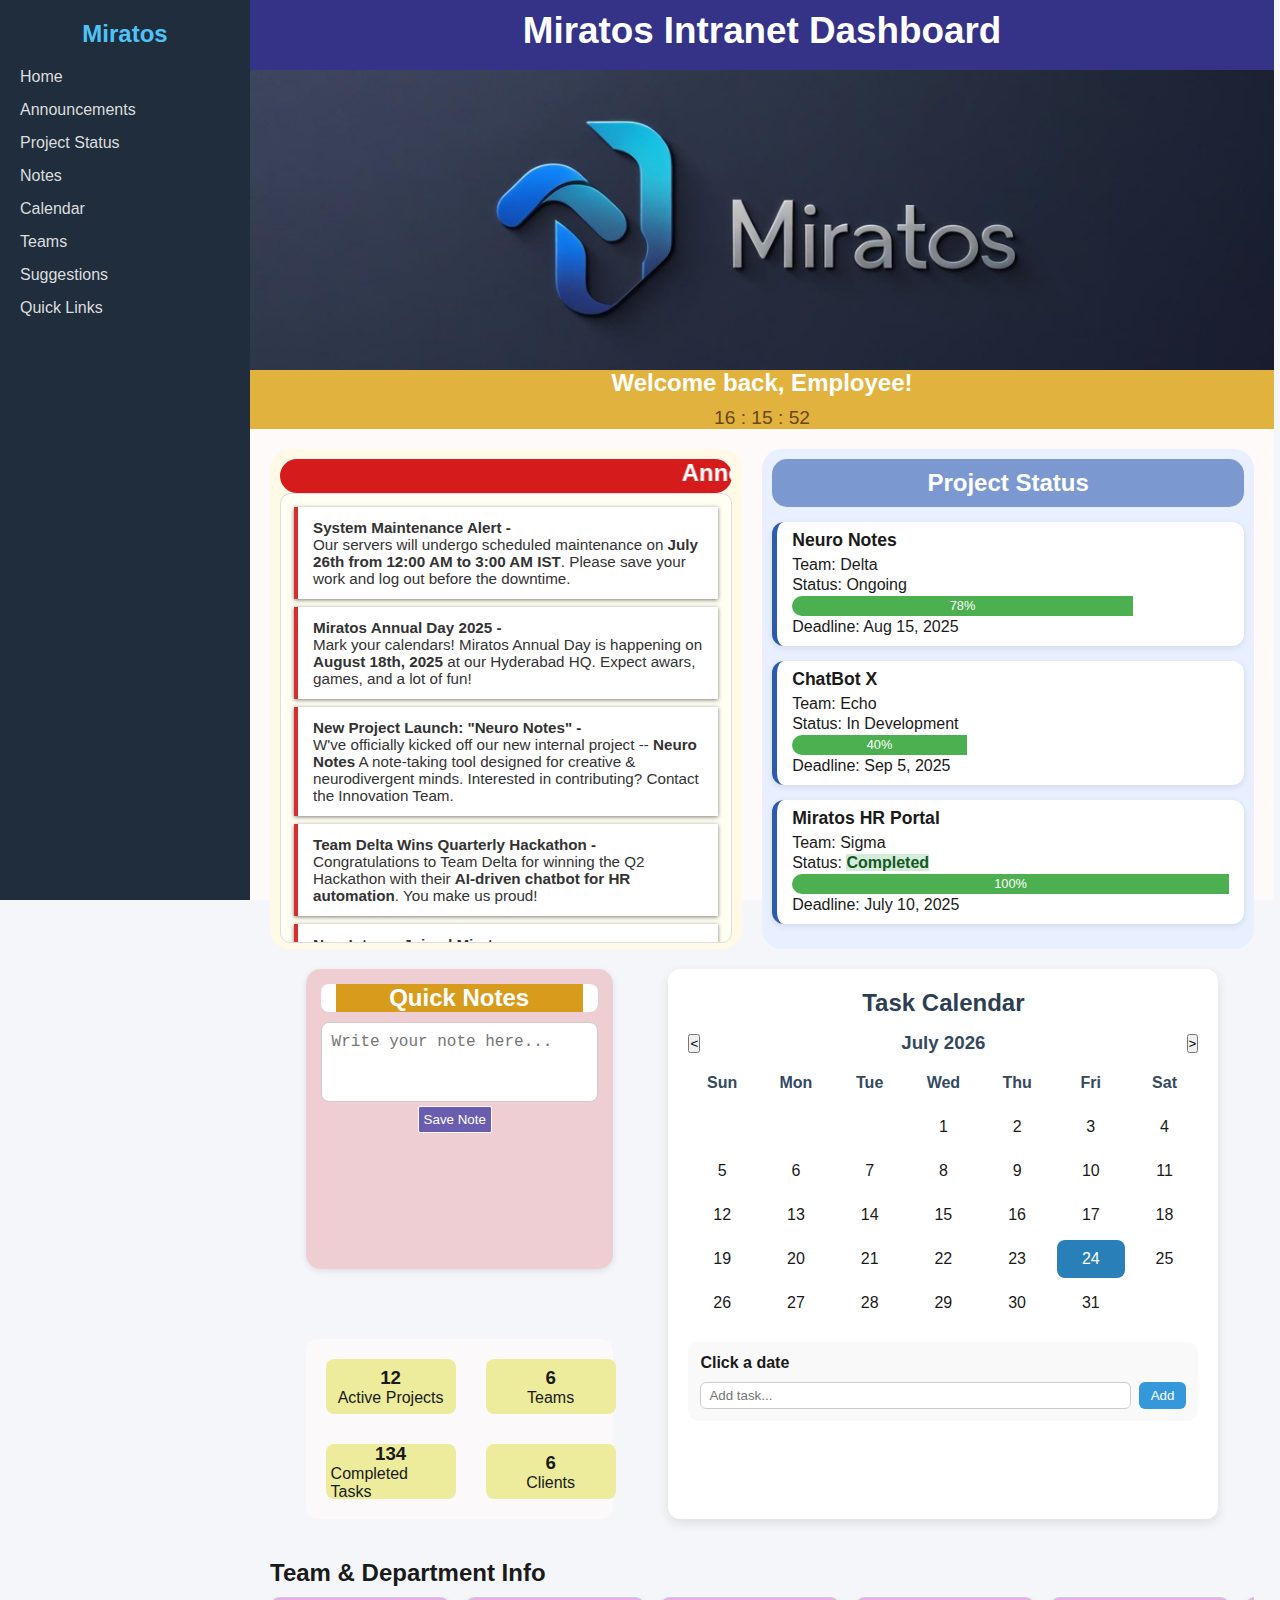
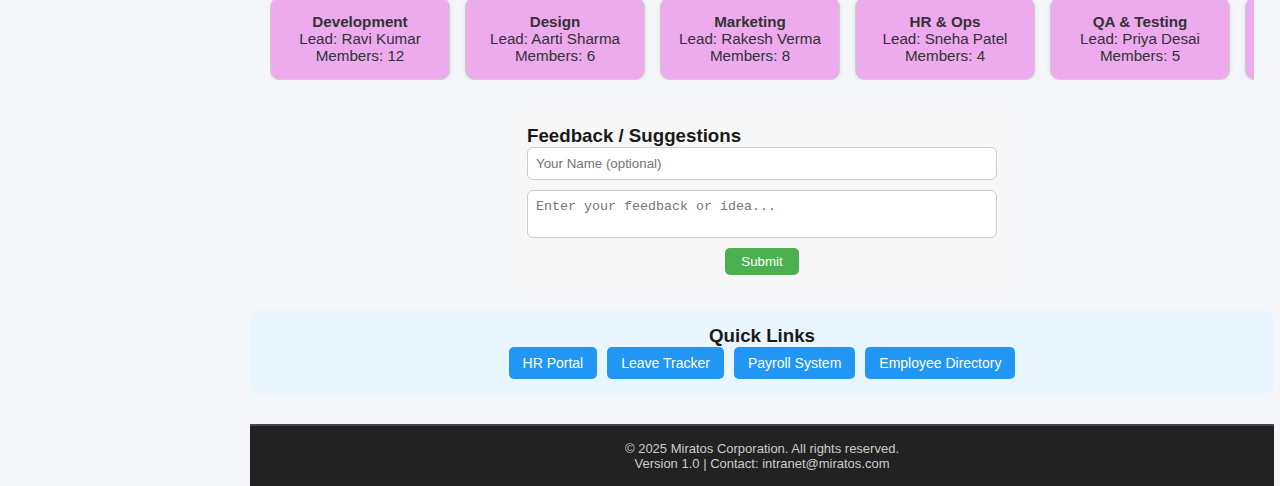
<file: employees.html>
<!DOCTYPE html>
<html lang="en">
<head>
  <meta charset="UTF-8">
  <meta name="viewport" content="width=device-width, initial-scale=1.0">
  <title>Miratos Intranet Dashboard</title>
  <link rel="stylesheet" href="emstyles.css">
  <script src="emscript.js" defer></script>
    </head>
<body>
  <div class="page-container">
    <nav class="sidebar">
  <h2>Miratos</h2>
  <ul>
    <li><a href="index.html">Home</a></li>
    <li><a href="#announcements">Announcements</a></li>
    <li><a href="#project">Project Status</a></li>
    <li><a href="#notes">Notes</a></li>
    <li><a href="#calendar">Calendar</a></li>
    <li><a href="#teams">Teams</a></li>
    <li><a href="#suggestions">Suggestions</a></li>
    <li><a href="#quick-links">Quick Links</a></li>
  </ul>
</nav>

    </div class="main-content">
    <div class="content">
        <h1 class="header">Miratos Intranet Dashboard</h1>
        <img id="img1" src="assets/logo.png">
        <div class="welcome">
          <h3>Welcome back, Employee!</h3>
          <p id="time"></p>
        </div>

        <div class="section1">
          <div class="announcements" id="announcements">
            <h2><marquee>Announcements</marquee></h2>
            <div id="scrollBar">
              <div class="scroll-content">
              <ul>
                <li>
                  <h4>System Maintenance Alert -</h4>
                  <p>Our servers will undergo scheduled maintenance on <b>July 26th from 12:00 AM to 3:00 AM IST</b>. Please save your work and log out before the downtime.</p>
                </li>
                <li>
                  <h4>Miratos Annual Day 2025 -</h4>
                  <p>Mark your calendars! Miratos Annual Day is happening on <b>August 18th, 2025</b> at our Hyderabad HQ. Expect awars, games, and a lot of fun!</p>
                </li>
                <li>
                  <h4>New Project Launch: "Neuro Notes" -</h4>
                  <p>W've officially kicked off our new internal project -- <b>Neuro Notes</b> A note-taking tool designed for creative & neurodivergent minds. Interested in contributing? Contact the Innovation Team.</b></p>
                </li>
                <li>
                  <h4>Team Delta Wins Quarterly Hackathon -</h4>
                  <p>Congratulations to Team Delta for winning the Q2 Hackathon with their <b>AI-driven chatbot for HR automation</b>. You make us proud!</p>
                </li>
                <li>
                  <h4>New Interns Joined Miratos -</h4>
                  <p>Say hello to our newest talents from top universities across India. Welcome to the Miratos family, interns of Batch 2025!</p>
                </li>
                <li>
                  <h4>Mid-Year Performance Reviews -</h4>
                  <p>Reviews begin on <b>August 1st.</b> Managers and employees are encouraged to book their slots in advance through the HR calendar.</p>
                </li>
                <li>
                  <h4>Friday Learning Sessions: AI & You -</h4>
                  <p>Starting this Firday, attend weekly knowledge-sharing sessions hosted by our ML experts. Check the <b>Intranet Events Calendar </b> for topics and timings.</p>
                </li>
              </ul>

              <ul>
                <li>
                  <h4>System Maintenance Alert -</h4>
                  <p>Our servers will undergo scheduled maintenance on <b>July 26th from 12:00 AM to 3:00 AM IST</b>. Please save your work and log out before the downtime.</p>
                </li>
                <li>
                  <h4>Miratos Annual Day 2025 -</h4>
                  <p>Mark your calendars! Miratos Annual Day is happening on <b>August 18th, 2025</b> at our Hyderabad HQ. Expect awars, games, and a lot of fun!</p>
                </li>
                <li>
                  <h4>New Project Launch: "Neuro Notes" -</h4>
                  <p>W've officially kicked off our new internal project -- <b>Neuro Notes</b> A note-taking tool designed for creative & neurodivergent minds. Interested in contributing? Contact the Innovation Team.</b></p>
                </li>
                <li>
                  <h4>Team Delta Wins Quarterly Hackathon -</h4>
                  <p>Congratulations to Team Delta for winning the Q2 Hackathon with their <b>AI-driven chatbot for HR automation</b>. You make us proud!</p>
                </li>
                <li>
                  <h4>New Interns Joined Miratos -</h4>
                  <p>Say hello to our newest talents from top universities across India. Welcome to the Miratos family, interns of Batch 2025!</p>
                </li>
                <li>
                  <h4>Mid-Year Performance Reviews -</h4>
                  <p>Reviews begin on <b>August 1st.</b> Managers and employees are encouraged to book their slots in advance through the HR calendar.</p>
                </li>
                <li>
                  <h4>Friday Learning Sessions: AI & You -</h4>
                  <p>Starting this Firday, attend weekly knowledge-sharing sessions hosted by our ML experts. Check the <b>Intranet Events Calendar </b> for topics and timings.</p>
                </li>
              </ul>
              </div>
            </div>
          </div>
          <div class="project-status" id="project">
            <h2>Project Status</h2>
            <div class="project-card">
              <h4>Neuro Notes</h4>
              <p>Team: Delta</p>
              <p>Status: <span class="staus ongoing">Ongoing</span></p>
              <div class="progress" style="width: 78%">78%</div>
              <p>Deadline: Aug 15, 2025</p>
            </div>
            <div class="project-card">
              <h4>ChatBot X</h4>
              <p>Team: Echo</p>
              <p>Status: <span class="staus-in-dev">In Development</span></p>
              <div class="progress" style="width: 40%">40%</div>
              <p>Deadline: Sep 5, 2025</p>
            </div>
            <div class="project-card">
              <h4>Miratos HR Portal</h4>
              <p>Team: Sigma</p>
              <p>Status: <span class="status completed">Completed</span></p>
              <div class="progress" style="width: 100%">100%</div>
              <p>Deadline: July 10, 2025</p>
            </div>
          </div>
        </div>
        <div class="section2">
          <div class="container">
            <div class="notes" id="notes">
              <h2>Quick Notes</h2>
              <textarea id="notesInput" placeholder="Write your note here..."></textarea>
              <button onclick="saveNote()" >Save Note</button>
              <div id="savedNotes" class="notes-list"></div>
            </div>
            <div class="quick-stats">
            <div class="stat-card">
              <h3>12</h3>
              <p>Active Projects</p>
            </div>
            <div class="stat-card">
              <h3>6</h3>
              <p>Teams</p>
            </div>
            <div class="stat-card">
              <h3>134</h3>
              <p>Completed Tasks</p>
            </div>
            <div class="stat-card">
              <h3>6</h3>
              <p>Clients</p>
            </div>
          </div>
          </div>
          <div class="calendar-container" id="calendar">
            <h2 class="calendar-title">Task Calendar</h2>
            <div class="calendar-header">
              <button id="prevMonth">&lt;</button>
              <h3 id="monthYear">July 2025</h3>
              <button id="nextMonth">&gt;</button>
            </div>
            <div class="calendar-grid" id="calendarGrid"></div>

            <div class="task-display" id="taskDisplay">
              <h4 id="selectedDate">Click a date</h4>
              <ul id="taskList"></ul>

              <div class="task-inputs">
                <input type="text" id="newTask" placeholder="Add task..." />
                <button id="addTaskBtn">Add</button>
              </div>
            </div>
          </div>
        </div>
        <div class="team-info" id="teams">
        <h2> Team & Department Info</h2>
        <div class="team-scroll-wrapper">
          <div class="team-scroll-track">
            <div class="team-card"> <strong>Development</strong><br>Lead: Ravi Kumar<br>Members: 12</div>
            <div class="team-card"> <strong>Design</strong><br>Lead: Aarti Sharma<br>Members: 6</div>
            <div class="team-card"> <strong>Marketing</strong><br>Lead: Rakesh Verma<br>Members: 8</div>
            <div class="team-card"> <strong>HR & Ops</strong><br>Lead: Sneha Patel<br>Members: 4</div>
            <div class="team-card"> <strong>QA & Testing</strong><br>Lead: Priya Desai<br>Members: 5</div>
            <div class="team-card"> <strong>Logistics</strong><br>Lead: Manish Rao<br>Members: 3</div>

            <div class="team-card"> <strong>Development</strong><br>Lead: Ravi Kumar<br>Members: 12</div>
            <div class="team-card"> <strong>Design</strong><br>Lead: Aarti Sharma<br>Members: 6</div>
            <div class="team-card"> <strong>Marketing</strong><br>Lead: Rakesh Verma<br>Members: 8</div>
            <div class="team-card"> <strong>HR & Ops</strong><br>Lead: Sneha Patel<br>Members: 4</div>
            <div class="team-card"> <strong>QA & Testing</strong><br>Lead: Priya Desai<br>Members: 5</div>
            <div class="team-card"> <strong>Logistics</strong><br>Lead: Manish Rao<br>Members: 3</div>
          </div>
        </div>
      </div> 

      <div class="suggestion-box" id="suggestions">
  <h3>Feedback / Suggestions</h3>
  <form id="feedbackForm">
    <input type="text" placeholder="Your Name (optional)" />
    <textarea placeholder="Enter your feedback or idea..." required></textarea>
    <button type="submit">Submit</button>
  </form>
  <p id="feedbackMessage"></p>
</div>

<div class="quick-links" id="quick-links">
  <h3>Quick Links</h3>
  <div class="links-container">
    <a href="#">HR Portal</a>
    <a href="#">Leave Tracker</a>
    <a href="#">Payroll System</a>
    <a href="#">Employee Directory</a>
  </div>
</div>
<footer class="intranet-footer">
  <p>© 2025 Miratos Corporation. All rights reserved.</p>
  <p>Version 1.0 | Contact: intranet@miratos.com</p>
</footer>


      </div>
    </div>
  </div>
</body>
</html>
</file>
<file: emstyles.css>
* {
  margin: 0;
  padding: 0;
  box-sizing: border-box;
}
body,
html {
  font-family: "Inter", sans-serif;
  background-color: #f4f6f9;
  color: #1a1a1a;
  height: 100%;
}
.page-container {
  display: flex;
}

.content {
  margin-left: 250px;
  width: 80%;
  height: 100%;
  background-color: snow;
}
.header {
  width: 100%;
  height: 70px;
  background-color: hsla(240, 88%, 23%, 0.819);
  color: white;
  font-size: 2.3em;
  padding: 10px;
  text-align: center;
}
#img1 {
  height: 300px;
  width: 100%;
}
.welcome {
  margin-top: -5px;
  height: 60px;
  text-align: center;
  background-color: rgb(225, 179, 62);
  color: rgb(255, 255, 255);
}
.welcome h3 {
  font-size: 1.5em;
}
.welcome p {
  padding-top: 10px;
  text-align: center;
  color: rgb(108, 70, 27);
  font-size: 1.2em;
}
.section1 {
  display: flex;
  justify-content: space-between;
  padding: 10px;
}
.announcements {
  height: 500px;
  width: 48%;
  background-color: #fff9e6;
  padding: 10px;
  margin: 10px;
  border-radius: 20px;
}
.announcements h2 {
  text-align: center;
  background-color: rgb(213, 27, 27);
  color: white;
  border-radius: 20px;
}
#scrollBar {
  height: 450px;
  overflow: hidden;
  position: relative;
  border-radius: 10px;
  background-color: #fffef3;
  border: 1px solid #ddd;
  padding: 5px;
}
.scroll-content {
  display: flex;
  flex-direction: column;
  animation: scroll-loop 25s linear infinite;
}
.scroll-content ul {
  list-style: none;
  margin: 0;
  padding: 0;
}
.scroll-content li {
  background: #fff;
  margin: 8px;
  padding: 12px 15px;
  border-left: 4px solid #d32f2f;
  font-size: 0.95rem;
  box-shadow: 0 1px 4px rgba(0, 0, 0, 0.5);
  color: #333;
}
@keyframes scroll-loop {
  0% {
    transform: translateY(0);
  }
  100% {
    transform: translateY(-50%);
  }
}
.project-status {
  height: 500px;
  width: 50%;
  padding: 10px;
  margin: 10px;
  border-radius: 20px;
  background-color: #e8f0ff;
}
.project-status h2 {
  text-align: center;
  background: #7b99d0;
  color: white;
  padding: 10px;
  border-radius: 15px;
  margin-bottom: 15px;
}
.project-card {
  background-color: white;
  border-left: 5px solid #2e5aac;
  box-shadow: 0 2px 6px rgba(0, 0, 0, 0.1);
  padding: 8px 15px;
  border-radius: 12px;
  margin-bottom: 15px;
}
.project-card h4 {
  margin-bottom: 5px;
  font-size: 1.1rem;
}
.project-card p {
  margin: 2px 0;
}
.status {
  font-weight: bold;
}
.status.completed {
  background-color: #d4edda;
  color: #155724;
}
.progress {
  color: white;
  background-color: #4caf50;
  height: 10%;
  text-align: center;
  line-height: 20px;
  font-size: 0.8em;
  border-radius: 10px 0 0 10px;
}
.section2 {
  display: flex;
  justify-content: space-evenly;
  height: 550px;
  width: 100%;
}
.container {
  width: 30%;
  display: flex;
  flex-direction: column;
  justify-content: space-between;
}

.stat-card {
  background: rgb(236, 236, 156);
  box-shadow: 0 4px 6px rgba(236, 236, 236, 150, 0.6);
  border-radius: 8px;
  padding: 5px;
  margin: 10px;
  height: 55px;
  display: flex;
  flex-direction: column;
  justify-content: center;
  align-items: center;
}
.quick-stats {
  display: grid;
  grid-template-columns: repeat(2, 150px);
  gap: 10px;
  background-color: rgba(255, 250, 250, 0.734);
  padding: 10px;
  border-radius: 12px;
}

.notes {
  background-color: rgb(239, 206, 211);
  padding: 15px;
  border-radius: 15px;
  box-shadow: 0 2px 6px rgba(0, 0, 0, 0.1);
  height: 300px;
  overflow-y: auto;
}
.notes h2 {
  text-align: center;
  color: white;
  background: #d89c1d;
  margin-bottom: 10px;
  border-radius: 8px;
  border-left: 15px solid white;
  border-right: 15px solid white;
}
#notesInput {
  width: 100%;
  height: 80px;
  padding: 10px;
  font-size: 1rem;
  border-radius: 8px;
  border: 1px solid #ccc;
  resize: none;
}
.notes button {
  padding: 5px;
  background-color: rgba(23, 23, 152, 0.614);
  color: white;
  border: 1px solid white;
  border-radius: 2px;
  margin-left: 35%;
  cursor: pointer;
  display: flex;
  flex-direction: column;
  gap: 10px;
}

.notes button:hover {
  background-color: #1e3e80;
}
#savedNotes {
  margin-top: 10px;
}
.saved-note {
  background-color: #ffffff;
  padding: 10px;
  margin-bottom: 10px;
  border-left: 4px solid rgb(227, 84, 107);
  border-radius: 8px;
  font-size: 0.95rem;
  box-shadow: 0 1px 3px rgba(0, 0, 0, 0.8);
  display: flex;
  justify-content: space-between;
  align-items: center;
  gap: 10px;
}
.notes-list {
  max-height: 120px;
  overflow-y: auto;
  display: flex;
  flex-direction: column;
  gap: 8px;
  padding-right: 5px;
}
.calendar-container {
  width: 100%;
  max-width: 550px;
  background: #ffffff;
  padding: 20px;
  border-radius: 12px;
  box-shadow: 0 4px 12px rgba(0, 0, 0, 0.1);
  font-family: "Segoe UI", sans-serif;
}

.calendar-title {
  text-align: center;
  margin-bottom: 15px;
  font-size: 1.5rem;
  color: #2c3e50;
}

.calendar-header {
  display: flex;
  justify-content: space-between;
  align-items: center;
  margin-bottom: 10px;
}

.calendar-header h3 {
  margin: 0;
  color: #34495e;
}

.calendar-grid {
  display: grid;
  grid-template-columns: repeat(7, 1fr);
  gap: 6px;
  text-align: center;
  overflow-y: auto;
  max-height: 320px;
}

.calendar-grid div {
  padding: 10px 0;
  border-radius: 8px;
  cursor: pointer;
  position: relative;
}

.calendar-grid .weekday {
  font-weight: bold;
  background-color: transparent;
  cursor: default;
  color: #34495e;
}

.calendar-grid .day:hover {
  background-color: #f0f4f8;
}

.task-day {
  background-color: #2ecc71 !important;
  color: white;
}

.today {
  background-color: #2980b9;
  color: white;
}

.task-display {
  margin-top: 20px;
  background-color: #f9f9f9;
  padding: 12px;
  border-radius: 10px;
  overflow-y: auto;
  max-height: 120px;
}

.task-inputs {
  display: flex;
  margin-top: 10px;
  gap: 8px;
}

#newTask {
  flex-grow: 1;
  padding: 5px 8px;
  border: 1px solid #ccc;
  border-radius: 6px;
}

#addTaskBtn {
  padding: 5px 12px;
  background-color: #3498db;
  border: none;
  color: white;
  border-radius: 6px;
  cursor: pointer;
}

#addTaskBtn:hover {
  background-color: #2980b9;
}

#taskList li {
  margin: 4px 0;
  display: flex;
  justify-content: space-between;
  align-items: center;
}

#taskList li button {
  background-color: crimson;
  border: none;
  color: white;
  font-size: 12px;
  border-radius: 4px;
  padding: 2px 6px;
  cursor: pointer;
}
.team-info {
  margin-top: 30px;
  padding: 10px 20px;
}
.team-info h2 {
  font-size: 1.5em;
  margin-bottom: 10px;
}
.team-scroll-wrapper {
  overflow: hidden;
  position: relative;
}
.team-scroll-track {
  display: flex;
  gap: 15px;
  animation: scroll-left 20s linear infinite;
  width: max-content;
}
.team-card {
  min-width: 180px;
  flex-shrink: 0;
  background: #fff;
  padding: 15px;
  border-radius: 10px;
  border: 1px solid #ccc;
  background-color: rgb(237, 170, 237);
  box-shadow: 0 1px 4px rgba(0, 0, 0, 0.1);
  text-align: center;
  font-size: 0.95em;
  color: #333;
}
@keyframes scroll-left {
  0% {
    transform: translateX(0);
  }
  100% {
    transform: translateX(-50%);
  }
}

.suggestion-box {
  background: #f7f7f7;
  padding: 15px;
  border-radius: 10px;
  width: 100%;
  max-width: 500px;
  margin-top: 20px;
  margin-left: auto;
  margin-right: auto;
}

.suggestion-box form {
  display: flex;
  flex-direction: column;
  gap: 10px;
}

.suggestion-box input,
.suggestion-box textarea {
  padding: 8px;
  border: 1px solid #ccc;
  border-radius: 6px;
  resize: none;
}

.suggestion-box button {
  align-self: flex-start;
  background-color: #4caf50;
  color: white;
  padding: 6px 16px;
  border: none;
  border-radius: 5px;
  cursor: pointer;
  margin-left: auto;
  margin-right: auto;
}

.suggestion-box button:hover {
  background-color: #388e3c;
}

.quick-links {
  background: #e9f5ff;
  padding: 15px;
  border-radius: 10px;
  margin-top: 20px;
}
.quick-links h3 {
  text-align: center;
}

.links-container {
  display: flex;
  justify-content: center;
  flex-wrap: wrap;
  gap: 10px;
}

.links-container a {
  padding: 8px 14px;
  background: #2196f3;
  color: white;
  border-radius: 5px;
  text-decoration: none;
  font-size: 14px;
}

.links-container a:hover {
  background: #1976d2;
}

.intranet-footer {
  background-color: #222;
  color: #ccc;
  text-align: center;
  font-size: 13px;
  padding: 15px;
  margin-top: 30px;
  border-top: 2px solid #444;
}
.sidebar {
  position: fixed;
  left: 0;
  top: 0;
  height: 100%;
  width: 250px;
  background-color: #1f2d3d;
  padding: 20px;
  color: white;
  z-index: 999;
}

.sidebar h2 {
  font-size: 24px;
  margin-bottom: 20px;
  text-align: center;
  color: #4fc3f7;
}

.sidebar ul {
  list-style: none;
  padding: 0;
}

.sidebar li {
  margin: 15px 0;
}

.sidebar a {
  text-decoration: none;
  color: #ddd;
  font-weight: 500;
  display: block;
  transition: 0.2s ease;
}

.sidebar a:hover {
  color: #4fc3f7;
  transform: translateX(4px);
}
@media (max-width: 768px) {
  .menu {
    position: static;
    width: 100%;
    height: auto;
    flex-direction: row;
    flex-wrap: wrap;
    justify-content: center;
  }

  .menu a {
    display: inline-block;
    padding: 10px;
    font-size: 14px;
  }

  .section2 {
    flex-direction: column;
    height: auto;
  }

  .notes,
  .calendar,
  .quick-stats,
  .feedback,
  .shortcuts {
    width: 100%;
    margin-bottom: 20px;
  }

  .teams-container {
    overflow-x: scroll;
    white-space: nowrap;
    width: 100%;
  }

  .team {
    display: inline-block;
    min-width: 250px;
    margin-right: 10px;
  }

  .scroll-container {
    font-size: 14px;
  }

  .progress-card,
  .footer {
    flex: 1 1 100%;
    width: 100%;
  }
  .main-content {
    margin-left: 0;
    overflow-x: auto;
  }
  .footer {
    display: flex;
    flex-direction: column;
    align-items: center;
    font-size: 14px;
    padding: 10px;
  }
}
.main-content {
  margin-left: 200px;
}
</file>
